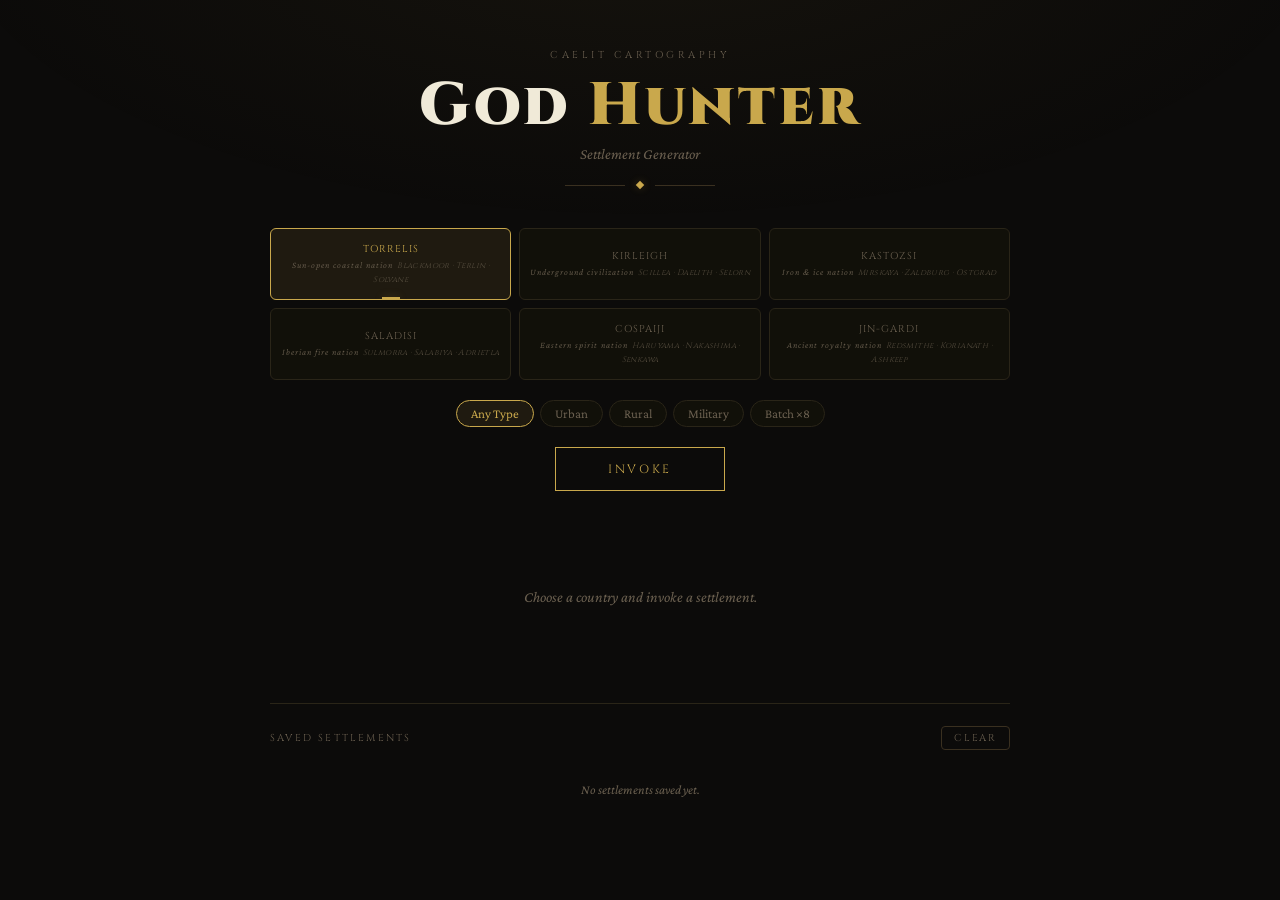
<file: towngen/index.html>
<!DOCTYPE html>
<html lang="en">
<head>
<meta charset="UTF-8"/>
<meta name="viewport" content="width=device-width, initial-scale=1.0"/>
<title>God Hunter — Settlement Generator</title>
<link rel="preconnect" href="https://fonts.googleapis.com"/>
<link href="https://fonts.googleapis.com/css2?family=Cinzel:wght@400;600;700;900&family=Crimson+Pro:ital,wght@0,300;0,400;0,600;1,300;1,400&display=swap" rel="stylesheet"/>
<style>
*,*::before,*::after{box-sizing:border-box;margin:0;padding:0}
:root{--bg:#0c0b0a;--surface:#111009;--surface2:#181510;--border:#2a2518;--border2:#3a3020;--gold:#c9a84c;--gold-dim:rgba(201,168,76,0.10);--gold-glow:rgba(201,168,76,0.28);--text:#f0ead8;--text2:#a89e8a;--text3:#6b6050;--red:#8b2020;--r:6px}
html,body{min-height:100%;background:var(--bg);color:var(--text);font-family:'Crimson Pro',Georgia,serif;-webkit-font-smoothing:antialiased}
.ambient{position:fixed;inset:0;pointer-events:none;z-index:0;background:radial-gradient(ellipse 80% 50% at 50% -10%,rgba(201,168,76,0.055) 0%,transparent 70%)}
.wrap{position:relative;z-index:1;min-height:100vh;display:flex;flex-direction:column;align-items:center;padding:48px 20px 80px}
.header{text-align:center;margin-bottom:40px}
.header-eyebrow{font-family:'Cinzel',serif;font-size:10px;letter-spacing:0.35em;color:var(--text3);text-transform:uppercase;margin-bottom:14px}
.header-title{font-family:'Cinzel',serif;font-size:clamp(32px,5.5vw,60px);font-weight:900;color:var(--text);letter-spacing:0.05em;line-height:1}
.header-title span{color:var(--gold)}
.header-sub{font-size:15px;color:var(--text3);margin-top:10px;font-style:italic}
.rule{display:flex;align-items:center;gap:12px;margin-top:20px;justify-content:center}
.rule hr{border:none;border-top:1px solid var(--border2);width:60px}
.gem{width:6px;height:6px;background:var(--gold);transform:rotate(45deg);box-shadow:0 0 8px var(--gold-glow)}
.countries{display:grid;grid-template-columns:repeat(3,1fr);gap:8px;width:100%;max-width:740px;margin-bottom:20px}
@media(max-width:560px){.countries{grid-template-columns:repeat(2,1fr)}}
.country-btn{background:var(--surface);border:1px solid var(--border);border-radius:var(--r);padding:13px 8px;cursor:pointer;transition:all 0.2s;text-align:center;font-family:'Cinzel',serif;font-size:10px;letter-spacing:0.1em;color:var(--text3);text-transform:uppercase;position:relative;overflow:hidden}
.country-btn:hover{border-color:var(--border2);color:var(--text2);background:var(--surface2)}
.country-btn.active{border-color:var(--gold);color:var(--gold);background:var(--gold-dim)}
.country-btn.active::after{content:'';position:absolute;bottom:0;left:50%;transform:translateX(-50%);width:18px;height:2px;background:var(--gold);box-shadow:0 0 8px var(--gold-glow)}
.country-name{display:block;margin-bottom:2px}
.country-desc{font-family:'Crimson Pro',serif;font-size:9px;color:var(--text3);font-style:italic;text-transform:none;font-weight:300}
.country-preview{font-size:8px;color:var(--text3);margin-top:4px;font-family:'Cinzel',serif;letter-spacing:0.05em;opacity:0.7;font-style:italic;text-transform:none}
.options{display:flex;gap:6px;flex-wrap:wrap;justify-content:center;margin-bottom:20px;max-width:740px;width:100%}
.pill{background:var(--surface);border:1px solid var(--border);border-radius:20px;padding:5px 14px;font-family:'Crimson Pro',serif;font-size:13px;color:var(--text3);cursor:pointer;transition:all 0.15s}
.pill:hover{border-color:var(--border2);color:var(--text2)}
.pill.active{border-color:var(--gold);color:var(--gold);background:var(--gold-dim)}
.invoke-btn{font-family:'Cinzel',serif;font-size:12px;letter-spacing:0.22em;text-transform:uppercase;background:transparent;border:1px solid var(--gold);color:var(--gold);padding:13px 52px;cursor:pointer;transition:all 0.25s;margin-bottom:36px}
.invoke-btn:hover{background:var(--gold-dim);box-shadow:0 0 24px var(--gold-glow);letter-spacing:0.27em}
.invoke-btn:active{transform:scale(0.97)}
.result-area{width:100%;max-width:740px;min-height:140px;display:flex;flex-direction:column;align-items:center;justify-content:center;margin-bottom:36px;text-align:center}
.result-name{font-family:'Cinzel',serif;font-size:clamp(24px,4.5vw,48px);font-weight:700;color:var(--text);letter-spacing:0.06em;animation:nameReveal 0.45s cubic-bezier(0.22,1,0.36,1) both;text-shadow:0 0 40px rgba(201,168,76,0.18);line-height:1.2;margin-bottom:8px}
.result-type{font-family:'Cinzel',serif;font-size:11px;letter-spacing:0.18em;text-transform:uppercase;color:var(--gold);margin-bottom:8px}
.result-country{font-size:11px;color:var(--text3);letter-spacing:0.18em;text-transform:uppercase;font-family:'Cinzel',serif;margin-bottom:8px}
.result-desc{font-size:14px;color:var(--text2);font-style:italic;max-width:500px;line-height:1.6;margin-bottom:12px}
.result-empty{font-size:15px;color:var(--text3);font-style:italic}
.result-actions{display:flex;gap:8px;justify-content:center;flex-wrap:wrap}
@keyframes nameReveal{from{opacity:0;transform:translateY(10px) scale(0.97);filter:blur(3px)}to{opacity:1;transform:none;filter:none}}
.btn{font-family:'Cinzel',serif;font-size:10px;letter-spacing:0.18em;text-transform:uppercase;background:transparent;border:1px solid var(--border2);color:var(--text3);padding:7px 18px;cursor:pointer;transition:all 0.15s;border-radius:4px}
.btn:hover{border-color:var(--gold);color:var(--gold);background:var(--gold-dim)}
.btn.primary{border-color:var(--gold);color:var(--gold)}
.list-section{width:100%;max-width:740px}
.list-head{display:flex;align-items:center;justify-content:space-between;border-top:1px solid var(--border);padding-top:22px;margin-bottom:14px}
.list-title{font-family:'Cinzel',serif;font-size:10px;letter-spacing:0.22em;text-transform:uppercase;color:var(--text3)}
.list-items{display:flex;flex-direction:column;gap:4px}
.list-item{display:flex;align-items:flex-start;justify-content:space-between;gap:10px;padding:10px 14px;background:var(--surface);border:1px solid var(--border);border-radius:var(--r);transition:all 0.15s}
.list-item:hover{border-color:var(--border2);background:var(--surface2)}
.list-item-name{font-family:'Cinzel',serif;font-size:13px;color:var(--text2);letter-spacing:0.04em;margin-bottom:2px}
.list-item-type{font-size:10px;color:var(--gold);font-family:'Cinzel',serif;letter-spacing:0.08em;text-transform:uppercase;margin-bottom:2px}
.list-item-desc{font-size:11px;color:var(--text3);font-style:italic;line-height:1.4}
.list-item-actions{display:flex;gap:4px;flex-shrink:0;margin-top:2px}
.h-btn{color:var(--text3);cursor:pointer;font-size:11px;background:none;border:1px solid var(--border);border-radius:4px;padding:2px 7px;font-family:'Crimson Pro',serif;transition:all 0.15s;white-space:nowrap}
.h-btn:hover{border-color:var(--gold);color:var(--gold)}
.h-btn.del:hover{border-color:#c96a6a;color:#c96a6a}
.list-empty{font-size:13px;color:var(--text3);font-style:italic;text-align:center;padding:18px}
.toast{position:fixed;bottom:24px;left:50%;transform:translateX(-50%) translateY(60px);background:var(--surface2);border:1px solid var(--gold);color:var(--gold);font-family:'Cinzel',serif;font-size:10px;letter-spacing:0.18em;padding:10px 22px;border-radius:var(--r);transition:transform 0.3s cubic-bezier(0.34,1.56,0.64,1),opacity 0.3s;opacity:0;z-index:1000;white-space:nowrap}
.toast.show{transform:translateX(-50%) translateY(0);opacity:1}
::-webkit-scrollbar{width:4px}::-webkit-scrollbar-track{background:transparent}::-webkit-scrollbar-thumb{background:var(--border2);border-radius:2px}
</style>
</head>
<body>
<div class="ambient"></div>
<div class="wrap">

  <div class="header">
    <div class="header-eyebrow">Caelit Cartography</div>
    <h1 class="header-title">God <span>Hunter</span></h1>
    <p class="header-sub">Settlement Generator</p>
    <div class="rule"><hr/><div class="gem"></div><hr/></div>
  </div>

  <div class="countries" id="countries"></div>

  <div class="options" id="options">
    <button class="pill active" data-opt="any">Any Type</button>
    <button class="pill" data-opt="urban">Urban</button>
    <button class="pill" data-opt="rural">Rural</button>
    <button class="pill" data-opt="military">Military</button>
    <button class="pill" data-opt="batch">Batch ×8</button>
  </div>

  <!-- Jin-gardi tier selector -->
  <div id="jgTier" style="display:none;gap:6px;flex-wrap:wrap;justify-content:center;margin-bottom:16px;max-width:740px;width:100%">
    <span style="font-family:'Cinzel',serif;font-size:10px;letter-spacing:0.18em;text-transform:uppercase;color:var(--text3);align-self:center">Jin-gardi tier:</span>
    <button class="pill active" data-tier="any">Any</button>
    <button class="pill" data-tier="noble">Noble</button>
    <button class="pill" data-tier="common">Common</button>
  </div>

  <button class="invoke-btn" id="genBtn">INVOKE</button>

  <div class="result-area" id="resultArea">
    <div class="result-empty">Choose a country and invoke a settlement.</div>
  </div>

  <div class="list-section">
    <div class="list-head">
      <span class="list-title">Saved Settlements</span>
      <button class="btn" id="clearBtn" style="font-size:10px;padding:4px 12px">Clear</button>
    </div>
    <div class="list-items" id="historyList"></div>
  </div>

</div>
<div class="toast" id="toast"></div>
<script src="towndata.js"></script>
<script>

// ── TYPE FILTERS ──────────────────────────────────────────────────────────

const TYPE_FILTERS = {
  any:      null,
  urban:    ['Capital City','Port Town','Market Town','Trade Hub'],
  rural:    ['Fishing Village','Rural Village','Mining Settlement'],
  military: ['Military Fort','Border Outpost'],
};

// ── GENERATION ────────────────────────────────────────────────────────────

const pick = arr => arr[Math.floor(Math.random() * arr.length)];
const maybe = p => Math.random() < p;
const cap = s => s.charAt(0).toUpperCase() + s.slice(1).toLowerCase();

function pickType(filter) {
  let pool = SETTLEMENT_TYPES;
  if (filter && TYPE_FILTERS[filter]) {
    pool = SETTLEMENT_TYPES.filter(t => TYPE_FILTERS[filter].includes(t.type));
  }
  if (!pool.length) pool = SETTLEMENT_TYPES;
  return wpickSettlement(pool).type;
}

function buildName(countryKey, jgTier) {
  const c = COUNTRIES[countryKey];

  if (countryKey === 'JinGardi') {
    // Decide tier
    let tier = jgTier;
    if (tier === 'any') tier = maybe(0.4) ? 'noble' : 'common';

    if (tier === 'noble') {
      const pre = pick(c.noblePrefixes);
      const mid = maybe(0.5) ? pick(c.nobleMiddles) : '';
      const suf = pick(c.nobleSuffixes);
      return cap(pre + mid + suf);
    } else {
      const pre = pick(c.commonPrefixes);
      const suf = pick(c.commonSuffixes);
      return pre + suf;
    }
  }

  // All other countries
  const pre = pick(c.prefixes);
  const mid = maybe(0.45) ? pick(c.middles) : '';
  const suf = pick(c.suffixes);
  return cap(pre + mid + suf);
}

function buildDescriptor(type) {
  const traits = DESCRIPTOR_TRAITS[type];
  if (!traits) return '';
  // Pick 2 traits and combine
  const shuffled = [...traits].sort(() => Math.random() - 0.5);
  return shuffled.slice(0, 2).join(', ');
}

function generate(countryKey, filter, jgTier) {
  const name = buildName(countryKey, jgTier);
  const type = pickType(filter);
  const desc = buildDescriptor(type);
  const countryLabel = COUNTRIES[countryKey].label;
  return { name, type, desc, country: countryLabel, countryKey };
}

// ── STATE ─────────────────────────────────────────────────────────────────

let activeCountry = 'Torrelis';
let activeFilter = 'any';
let activeJgTier = 'any';
let history = JSON.parse(localStorage.getItem('gh_towngen') || '[]');
let batchMode = false;

function saveHistory() { localStorage.setItem('gh_towngen', JSON.stringify(history)); }

function addToHistory(item) {
  if (history.find(h => h.name === item.name)) return;
  history.push({ ...item, ts: Date.now() });
  if (history.length > 60) history.shift();
  saveHistory(); renderHistory();
}

function showToast(msg) {
  const t = document.getElementById('toast'); t.textContent = msg; t.classList.add('show');
  clearTimeout(t._t); t._t = setTimeout(() => t.classList.remove('show'), 2400);
}

// ── RENDER ────────────────────────────────────────────────────────────────

function showResult(item) {
  document.getElementById('resultArea').innerHTML = `
    <div class="result-name">${item.name}</div>
    <div class="result-type">${item.type}</div>
    <div class="result-country">${item.country}</div>
    <div class="result-desc">${item.desc}</div>
    <div class="result-actions">
      <button class="btn primary" id="rCopy">Copy Name</button>
      <button class="btn" id="rSave">Save</button>
    </div>`;
  document.getElementById('rCopy').addEventListener('click', () => {
    navigator.clipboard.writeText(item.name); showToast('Copied — ' + item.name);
  });
  document.getElementById('rSave').addEventListener('click', () => {
    addToHistory(item); showToast('Saved — ' + item.name);
  });
}

function showBatch(items) {
  document.getElementById('resultArea').innerHTML = `
    <div style="width:100%;display:flex;flex-direction:column;gap:4px">
      ${items.map((item, i) => `
        <div class="list-item" style="animation:nameReveal 0.3s ${i*0.04}s both">
          <div style="flex:1">
            <div class="list-item-name">${item.name}</div>
            <div class="list-item-type">${item.type}</div>
            <div class="list-item-desc">${item.desc}</div>
          </div>
          <div class="list-item-actions">
            <button class="h-btn" data-copy="${item.name}">Copy</button>
            <button class="h-btn" data-saveidx="${i}">Save</button>
          </div>
        </div>`).join('')}
    </div>`;
  document.querySelectorAll('[data-copy]').forEach(b => b.addEventListener('click', () => {
    navigator.clipboard.writeText(b.dataset.copy); showToast('Copied — ' + b.dataset.copy);
  }));
  document.querySelectorAll('[data-saveidx]').forEach(b => b.addEventListener('click', () => {
    addToHistory(items[parseInt(b.dataset.saveidx)]);
    showToast('Saved — ' + items[parseInt(b.dataset.saveidx)].name);
  }));
}

function renderHistory() {
  const el = document.getElementById('historyList');
  if (!history.length) { el.innerHTML = '<div class="list-empty">No settlements saved yet.</div>'; return; }
  el.innerHTML = history.slice().reverse().map((item, i) => {
    const ri = history.length - 1 - i;
    return `<div class="list-item">
      <div style="flex:1">
        <div class="list-item-name">${item.name}</div>
        <div class="list-item-type">${item.type} · ${item.country}</div>
        <div class="list-item-desc">${item.desc}</div>
      </div>
      <div class="list-item-actions">
        <button class="h-btn" data-copy="${item.name}">Copy</button>
        <button class="h-btn del" data-del="${ri}">✕</button>
      </div>
    </div>`;
  }).join('');
  el.querySelectorAll('[data-copy]').forEach(b => b.addEventListener('click', () => {
    navigator.clipboard.writeText(b.dataset.copy); showToast('Copied — ' + b.dataset.copy);
  }));
  el.querySelectorAll('[data-del]').forEach(b => b.addEventListener('click', () => {
    history.splice(parseInt(b.dataset.del), 1); saveHistory(); renderHistory();
  }));
}

function renderCountries() {
  const el = document.getElementById('countries');
  el.innerHTML = Object.entries(COUNTRIES).map(([key, d]) => `
    <button class="country-btn${key === activeCountry ? ' active' : ''}" data-key="${key}">
      <span class="country-name">${d.label}</span>
      <span class="country-desc">${d.desc}</span>
      <span class="country-preview">${d.preview.join(' · ')}</span>
    </button>`).join('');
  el.querySelectorAll('.country-btn').forEach(b => b.addEventListener('click', () => {
    activeCountry = b.dataset.key;
    renderCountries();
    document.getElementById('jgTier').style.display = activeCountry === 'JinGardi' ? 'flex' : 'none';
  }));
}

// ── OPTIONS ───────────────────────────────────────────────────────────────

document.getElementById('options').querySelectorAll('.pill').forEach(btn => {
  const key = btn.dataset.opt;
  btn.addEventListener('click', () => {
    if (key === 'batch') {
      batchMode = !batchMode; btn.classList.toggle('active', batchMode);
    } else {
      activeFilter = key;
      document.querySelectorAll('[data-opt]').forEach(b => {
        if (b.dataset.opt !== 'batch') b.classList.toggle('active', b.dataset.opt === key);
      });
    }
  });
});

document.getElementById('jgTier').querySelectorAll('[data-tier]').forEach(btn => {
  btn.addEventListener('click', () => {
    activeJgTier = btn.dataset.tier;
    document.querySelectorAll('[data-tier]').forEach(b => b.classList.toggle('active', b.dataset.tier === activeJgTier));
  });
});

// ── GENERATE ──────────────────────────────────────────────────────────────

document.getElementById('genBtn').addEventListener('click', () => {
  if (batchMode) {
    const items = Array.from({length: 8}, () => generate(activeCountry, activeFilter, activeJgTier));
    showBatch(items);
  } else {
    const item = generate(activeCountry, activeFilter, activeJgTier);
    showResult(item);
  }
});

document.addEventListener('keydown', e => {
  if ((e.key === 'Enter' || e.key === ' ') && e.target === document.body)
    document.getElementById('genBtn').click();
});

document.getElementById('clearBtn').addEventListener('click', () => {
  history = []; saveHistory(); renderHistory(); showToast('Cleared');
});

// ── INIT ──────────────────────────────────────────────────────────────────

renderCountries();
renderHistory();
</script>
</body>
</html>
</file>
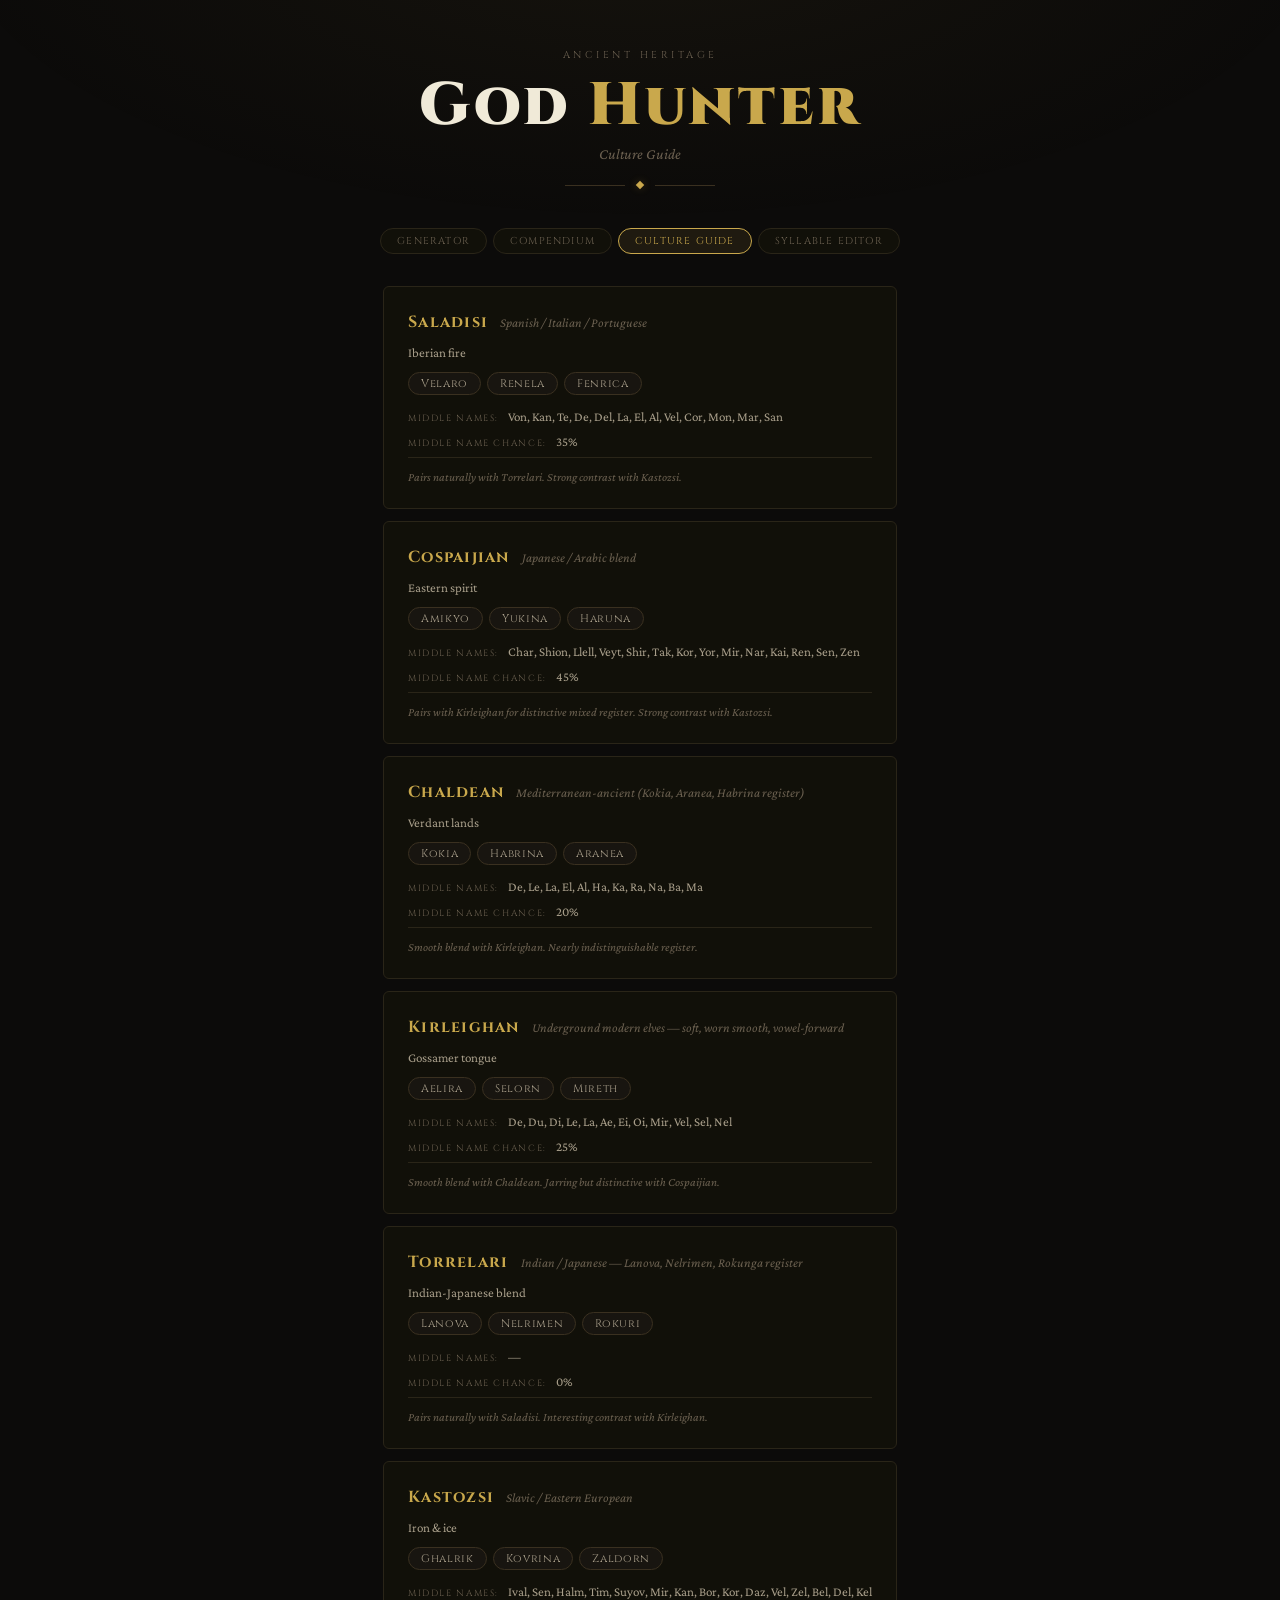
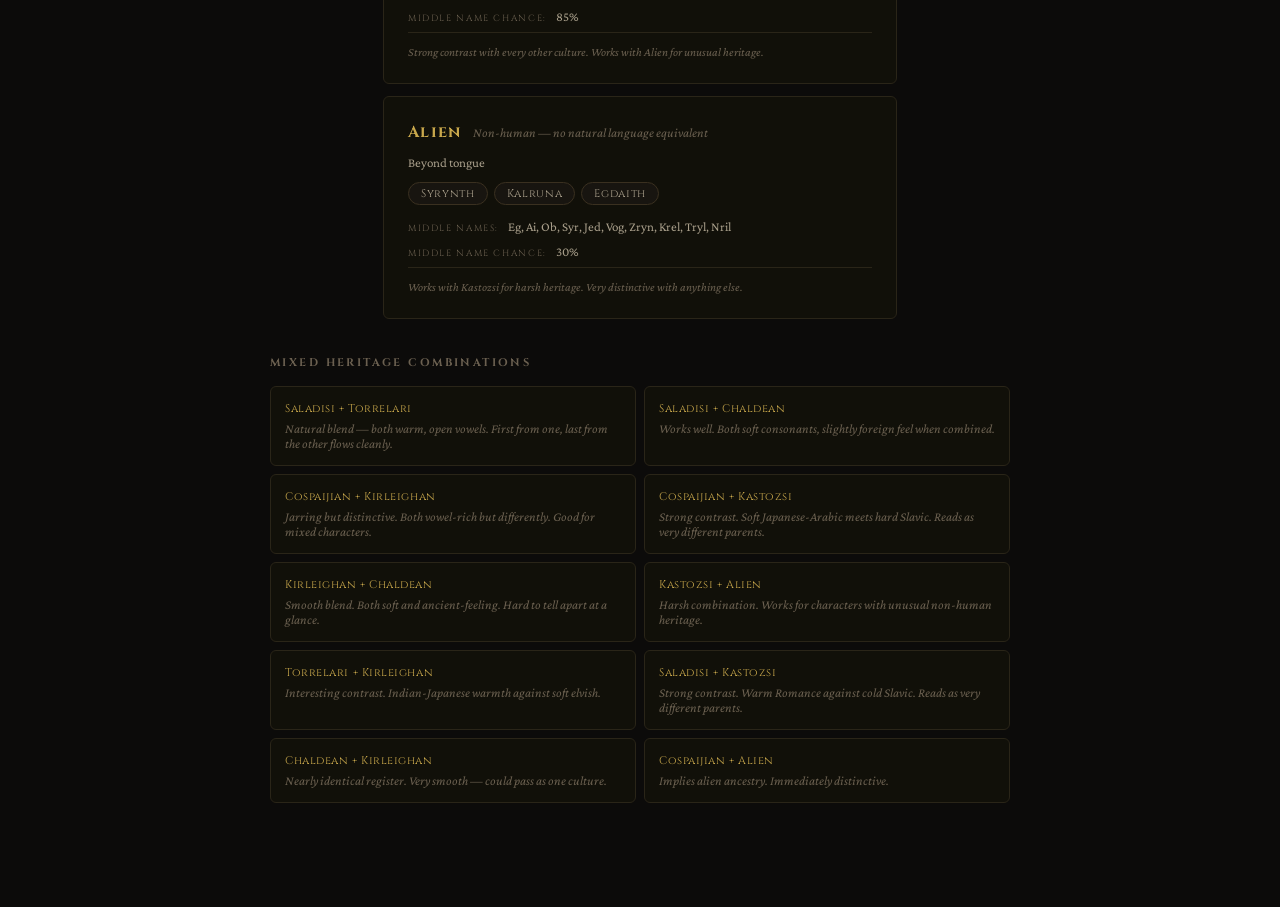
<file: namegen/culture-guide.html>
<!DOCTYPE html>
<html lang="en">
<head>
<meta charset="UTF-8"/>
<meta name="viewport" content="width=device-width, initial-scale=1.0"/>
<title>God Hunter — Culture Guide</title>
<link rel="stylesheet" href="styles.css"/>
<style>
.culture-card { width:100%; max-width:740px; background:var(--surface); border:1px solid var(--border); border-radius:var(--r); padding:24px; margin-bottom:12px; }
.culture-header { display:flex; align-items:baseline; gap:12px; margin-bottom:12px; }
.culture-label { font-family:'Cinzel',serif; font-size:16px; font-weight:700; color:var(--gold); letter-spacing:0.08em; }
.culture-real { font-size:13px; color:var(--text3); font-style:italic; }
.culture-desc { font-size:13px; color:var(--text2); margin-bottom:12px; }
.culture-examples { display:flex; gap:6px; flex-wrap:wrap; margin-bottom:12px; }
.example-pill { background:var(--surface2); border:1px solid var(--border2); border-radius:20px; padding:3px 12px; font-family:'Cinzel',serif; font-size:11px; color:var(--text2); letter-spacing:0.06em; }
.culture-mix { font-size:12px; color:var(--text3); font-style:italic; padding-top:12px; border-top:1px solid var(--border); }
.section-divider { width:100%; max-width:740px; margin:24px 0 16px; }
.section-divider h2 { font-family:'Cinzel',serif; font-size:11px; letter-spacing:0.22em; text-transform:uppercase; color:var(--text3); }
.mix-grid { display:grid; grid-template-columns:1fr 1fr; gap:8px; width:100%; max-width:740px; margin-bottom:24px; }
@media(max-width:560px){ .mix-grid { grid-template-columns:1fr; } }
.mix-card { background:var(--surface); border:1px solid var(--border); border-radius:var(--r); padding:14px; }
.mix-pair { font-family:'Cinzel',serif; font-size:11px; color:var(--gold); letter-spacing:0.05em; margin-bottom:5px; }
.mix-note { font-size:13px; color:var(--text3); font-style:italic; }
</style>
</head>
<body>
<div class="ambient"></div>
<div class="wrap">

  <div class="header">
    <div class="header-eyebrow">Ancient Heritage</div>
    <h1 class="header-title">God <span>Hunter</span></h1>
    <p class="header-sub">Culture Guide</p>
    <div class="rule"><hr/><div class="gem"></div><hr/></div>
  </div>

  <nav class="nav">
    <a class="nav-btn" href="index.html">Generator</a>
    <a class="nav-btn" href="compendium.html">Compendium</a>
    <a class="nav-btn active" href="culture-guide.html">Culture Guide</a>
    <a class="nav-btn" href="syllable-editor.html">Syllable Editor</a>
  </nav>

  <div id="cultureCards"></div>

  <div class="section-divider"><h2>Mixed Heritage Combinations</h2></div>
  <div class="mix-grid" id="mixGrid"></div>

</div>
<script src="cultures.js"></script>
<script>

const cards = document.getElementById('cultureCards');
const mixGrid = document.getElementById('mixGrid');

Object.entries(CULTURES).forEach(([key, d]) => {
  const card = document.createElement('div');
  card.className = 'culture-card';
  card.innerHTML = `
    <div class="culture-header">
      <span class="culture-label">${d.label}</span>
      <span class="culture-real">${d.realWorld}</span>
    </div>
    <div class="culture-desc">${d.desc}</div>
    <div class="culture-examples">
      ${d.preview.map(n => `<span class="example-pill">${n}</span>`).join('')}
    </div>
    <div style="margin-bottom:8px">
      <span style="font-family:'Cinzel',serif;font-size:9px;letter-spacing:0.18em;text-transform:uppercase;color:var(--text3)">Middle names:</span>
      <span style="font-size:13px;color:var(--text2);margin-left:6px">${d.midNames.length ? d.midNames.join(', ') : '—'}</span>
    </div>
    <div style="margin-bottom:8px">
      <span style="font-family:'Cinzel',serif;font-size:9px;letter-spacing:0.18em;text-transform:uppercase;color:var(--text3)">Middle name chance:</span>
      <span style="font-size:13px;color:var(--text2);margin-left:6px">${Math.round(d.midChance * 100)}%</span>
    </div>
    <div class="culture-mix">${d.mixNote}</div>`;
  cards.appendChild(card);
});

Object.entries(MIXED_GUIDE).forEach(([pair, note]) => {
  const card = document.createElement('div');
  card.className = 'mix-card';
  card.innerHTML = `<div class="mix-pair">${pair}</div><div class="mix-note">${note}</div>`;
  mixGrid.appendChild(card);
});

</script>
</body>
</html>
</file>
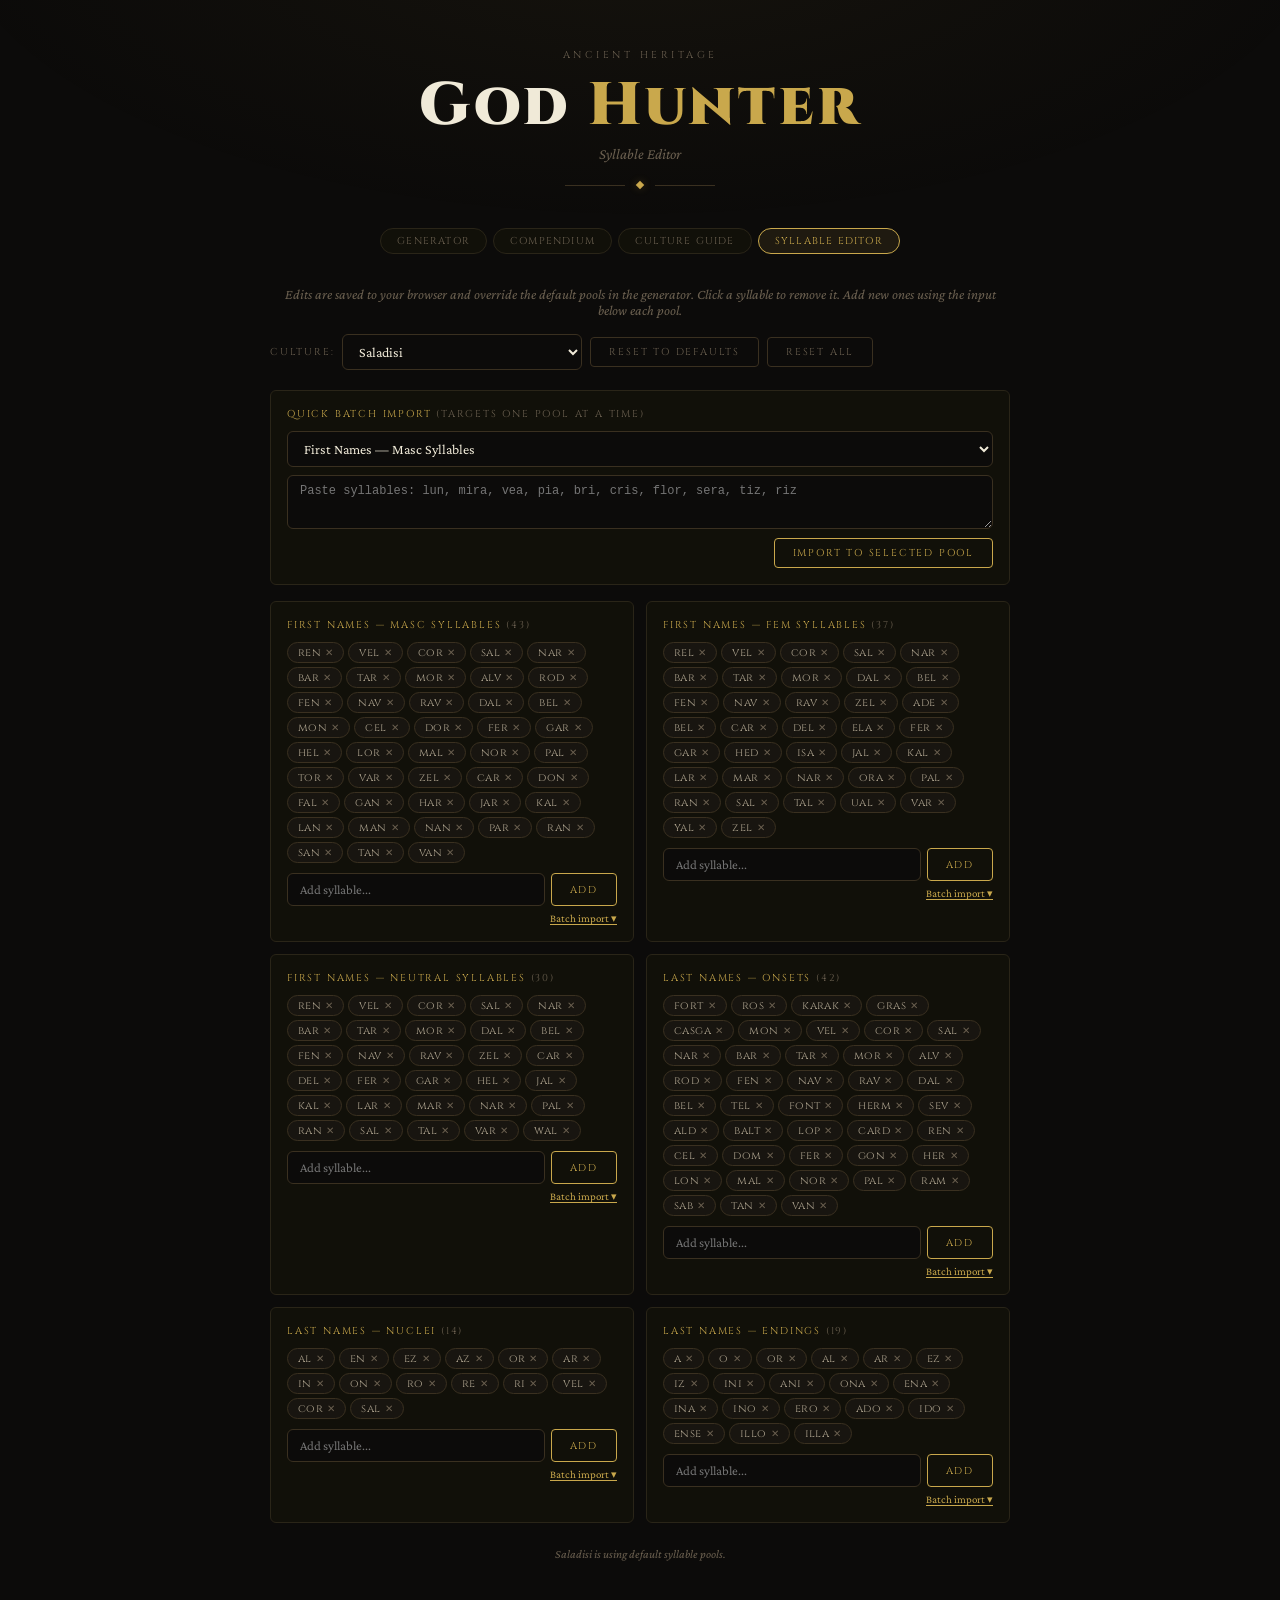
<file: namegen/syllable-editor.html>
<!DOCTYPE html>
<html lang="en">
<head>
<meta charset="UTF-8"/>
<meta name="viewport" content="width=device-width, initial-scale=1.0"/>
<title>God Hunter — Syllable Editor</title>
<link rel="stylesheet" href="styles.css"/>
<style>
.editor-grid { display:grid; grid-template-columns:1fr 1fr; gap:12px; width:100%; max-width:740px; margin-bottom:16px; }
@media(max-width:560px){ .editor-grid { grid-template-columns:1fr; } }
.pool-card { background:var(--surface); border:1px solid var(--border); border-radius:var(--r); padding:16px; }
.pool-title { font-family:'Cinzel',serif; font-size:10px; letter-spacing:0.18em; text-transform:uppercase; color:var(--gold); margin-bottom:10px; }
.tag-list { display:flex; flex-wrap:wrap; gap:4px; margin-bottom:10px; min-height:32px; }
.tag { background:var(--surface2); border:1px solid var(--border2); border-radius:20px; padding:2px 10px; font-family:'Cinzel',serif; font-size:11px; color:var(--text2); letter-spacing:0.04em; display:flex; align-items:center; gap:4px; }
.tag-del { cursor:pointer; color:var(--text3); font-size:10px; transition:color 0.15s; background:none; border:none; padding:0; line-height:1; }
.tag-del:hover { color:var(--red-light); }
.add-row { display:flex; gap:6px; }
.add-row input { flex:1; font-size:13px; }
.add-row button { flex-shrink:0; }
.status-bar { font-size:12px; color:var(--text3); font-style:italic; text-align:center; padding:8px; }
.batch-toggle { font-size:11px; color:var(--gold); cursor:pointer; text-align:right; margin-top:6px; text-decoration:underline; text-underline-offset:2px; }
.batch-panel { margin-top:8px; display:none; }
.batch-panel.open { display:block; }
.batch-panel textarea { width:100%; min-height:64px; font-size:12px; font-family:'Courier New',monospace; resize:vertical; margin-bottom:6px; }
.batch-hint { font-size:10px; color:var(--text3); margin-bottom:6px; }
.batch-row { display:flex; gap:6px; align-items:center; }
.batch-preview { font-size:11px; color:var(--text3); flex:1; }
</style>
</head>
<body>
<div class="ambient"></div>
<div class="wrap">

  <div class="header">
    <div class="header-eyebrow">Ancient Heritage</div>
    <h1 class="header-title">God <span>Hunter</span></h1>
    <p class="header-sub">Syllable Editor</p>
    <div class="rule"><hr/><div class="gem"></div><hr/></div>
  </div>

  <nav class="nav">
    <a class="nav-btn" href="index.html">Generator</a>
    <a class="nav-btn" href="compendium.html">Compendium</a>
    <a class="nav-btn" href="culture-guide.html">Culture Guide</a>
    <a class="nav-btn active" href="syllable-editor.html">Syllable Editor</a>
  </nav>

  <div style="width:100%;max-width:740px;margin-bottom:16px">
    <p style="font-size:14px;color:var(--text3);font-style:italic;text-align:center">
      Edits are saved to your browser and override the default pools in the generator.
      Click a syllable to remove it. Add new ones using the input below each pool.
    </p>
  </div>

  <!-- Culture selector -->
  <div style="display:flex;gap:8px;align-items:center;max-width:740px;width:100%;margin-bottom:20px;flex-wrap:wrap">
    <label style="margin:0;white-space:nowrap">Culture:</label>
    <select id="cultSelect" style="flex:1;max-width:240px"></select>
    <button class="btn danger" id="resetCult">Reset to Defaults</button>
    <button class="btn danger" id="resetAll">Reset All</button>
  </div>

  <div class="pool-card" style="width:100%;max-width:740px;margin-bottom:16px">
    <div class="pool-title">Quick Batch Import <span style="color:var(--text3);font-weight:400">(targets one pool at a time)</span></div>
    <div style="display:flex;gap:8px;align-items:center;margin-bottom:8px;flex-wrap:wrap">
      <select id="quickPoolSelect" style="flex:1;min-width:160px"></select>
    </div>
    <textarea id="quickBatchText" placeholder="Paste syllables: lun, mira, vea, pia, bri, cris, flor, sera, tiz, riz" style="width:100%;min-height:54px;font-size:12px;font-family:'Courier New',monospace;resize:vertical;margin-bottom:6px"></textarea>
    <div class="batch-row">
      <span class="batch-preview" id="quickBatchPreview"></span>
      <button class="btn primary" id="quickBatchAdd">Import to Selected Pool</button>
    </div>
  </div>

  <div class="editor-grid" id="editorGrid"></div>

  <div class="status-bar" id="statusBar"></div>

</div>
<div class="toast" id="toast"></div>
<script src="cultures.js"></script>
<script>

// Load overrides from localStorage, fall back to defaults
function loadOverrides() {
  return JSON.parse(localStorage.getItem('gh_ng_overrides') || '{}');
}
function saveOverrides(overrides) {
  localStorage.setItem('gh_ng_overrides', JSON.stringify(overrides));
}

function getPool(cKey, poolName) {
  const overrides = loadOverrides();
  if (overrides[cKey] && overrides[cKey][poolName]) return [...overrides[cKey][poolName]];
  return [...(CULTURES[cKey][poolName] || [])];
}

function setPool(cKey, poolName, arr) {
  const overrides = loadOverrides();
  if (!overrides[cKey]) overrides[cKey] = {};
  overrides[cKey][poolName] = arr;
  saveOverrides(overrides);
  updateStatus(cKey);
}

let activeCulture = 'Saladisi';

const POOLS = [
  { key:'sylsM',     label:'First Names — Masc Syllables' },
  { key:'sylsF',     label:'First Names — Fem Syllables' },
  { key:'sylsN',     label:'First Names — Neutral Syllables' },
  { key:'lnOnsets',  label:'Last Names — Onsets' },
  { key:'lnNuclei',  label:'Last Names — Nuclei' },
  { key:'lnEnd',     label:'Last Names — Endings' },
];

function showToast(msg) {
  const t = document.getElementById('toast'); t.textContent = msg; t.classList.add('show');
  clearTimeout(t._t); t._t = setTimeout(() => t.classList.remove('show'), 2400);
}

function renderPool(cKey, pool) {
  const arr = getPool(cKey, pool.key);
  const card = document.createElement('div');
  card.className = 'pool-card';
  card.innerHTML = `
    <div class="pool-title">${pool.label} <span style="color:var(--text3);font-weight:400">(${arr.length})</span></div>
    <div class="tag-list" id="tags-${pool.key}">
      ${arr.map((s,i) => `<span class="tag">${s}<button class="tag-del" data-pool="${pool.key}" data-idx="${i}">✕</button></span>`).join('')}
    </div>
    <div class="add-row">
      <input type="text" id="add-${pool.key}" placeholder="Add syllable..." maxlength="12"/>
      <button class="btn primary" data-addpool="${pool.key}">Add</button>
    </div>
    <div class="batch-toggle" data-toggle="${pool.key}">Batch import ▾</div>
    <div class="batch-panel" id="batch-${pool.key}">
      <div class="batch-hint">Paste syllables separated by commas, spaces, or new lines.</div>
      <textarea id="batchtext-${pool.key}" placeholder="lun, mira, vea, pia, bri&#10;cris flor sera"></textarea>
      <div class="batch-row">
        <span class="batch-preview" id="batchpreview-${pool.key}"></span>
        <button class="btn primary" data-batchadd="${pool.key}">Import All</button>
      </div>
    </div>`;

  card.querySelectorAll('.tag-del').forEach(b => b.addEventListener('click', () => {
    const arr2 = getPool(cKey, b.dataset.pool);
    arr2.splice(parseInt(b.dataset.idx), 1);
    setPool(cKey, b.dataset.pool, arr2);
    renderEditor();
    showToast('Removed from ' + b.dataset.pool);
  }));

  const addBtn = card.querySelector('[data-addpool]');
  const addInput = card.querySelector(`#add-${pool.key}`);
  const doAdd = () => {
    const val = addInput.value.trim().toLowerCase();
    if (!val) return;
    const arr2 = getPool(cKey, pool.key);
    if (arr2.includes(val)) { showToast('Already in pool'); return; }
    arr2.push(val);
    setPool(cKey, pool.key, arr2);
    addInput.value = '';
    renderEditor();
    showToast('Added: ' + val);
  };
  addBtn.addEventListener('click', doAdd);
  addInput.addEventListener('keydown', e => { if (e.key === 'Enter') doAdd(); });

  // ── Batch import ──
  const toggle = card.querySelector(`[data-toggle="${pool.key}"]`);
  const panel = card.querySelector(`#batch-${pool.key}`);
  toggle.addEventListener('click', () => {
    panel.classList.toggle('open');
    toggle.textContent = panel.classList.contains('open') ? 'Batch import ▴' : 'Batch import ▾';
  });

  const batchText = card.querySelector(`#batchtext-${pool.key}`);
  const batchPreview = card.querySelector(`#batchpreview-${pool.key}`);
  const parseBatch = () => {
    const raw = batchText.value;
    const parts = raw.split(/[,\n]+/).flatMap(s => s.trim().split(/\s+/)).map(s => s.trim().toLowerCase()).filter(Boolean);
    const existing = getPool(cKey, pool.key);
    const unique = [...new Set(parts)];
    const newOnes = unique.filter(s => !existing.includes(s));
    const dupes = unique.length - newOnes.length;
    if (!unique.length) { batchPreview.textContent = ''; return { newOnes:[], dupes:0 }; }
    batchPreview.textContent = `${newOnes.length} new${dupes ? `, ${dupes} already in pool` : ''}`;
    return { newOnes, dupes };
  };
  batchText.addEventListener('input', parseBatch);

  card.querySelector(`[data-batchadd="${pool.key}"]`).addEventListener('click', () => {
    const { newOnes } = parseBatch();
    if (!newOnes.length) { showToast('Nothing new to import'); return; }
    const arr2 = [...getPool(cKey, pool.key), ...newOnes];
    setPool(cKey, pool.key, arr2);
    renderEditor();
    showToast(`Imported ${newOnes.length} syllable${newOnes.length===1?'':'s'} into ${pool.label}`);
  });

  return card;
}

function renderEditor() {
  const grid = document.getElementById('editorGrid');
  grid.innerHTML = '';
  POOLS.forEach(pool => grid.appendChild(renderPool(activeCulture, pool)));
  updateStatus(activeCulture);
}

function updateStatus(cKey) {
  const overrides = loadOverrides();
  const hasOverride = overrides[cKey] && Object.keys(overrides[cKey]).length > 0;
  document.getElementById('statusBar').textContent = hasOverride
    ? `${CULTURES[cKey].label} has custom syllable pools active.`
    : `${CULTURES[cKey].label} is using default syllable pools.`;
}

function populateCultureSelect() {
  const sel = document.getElementById('cultSelect');
  Object.entries(CULTURES).forEach(([key, d]) => {
    const opt = document.createElement('option');
    opt.value = key; opt.textContent = d.label;
    sel.appendChild(opt);
  });
}

function populateQuickPoolSelect() {
  const sel = document.getElementById('quickPoolSelect');
  sel.innerHTML = '';
  POOLS.forEach(pool => {
    const opt = document.createElement('option');
    opt.value = pool.key; opt.textContent = pool.label;
    sel.appendChild(opt);
  });
}

function parseQuickBatch() {
  const raw = document.getElementById('quickBatchText').value;
  const poolKey = document.getElementById('quickPoolSelect').value;
  const parts = raw.split(/[,\n]+/).flatMap(s => s.trim().split(/\s+/)).map(s => s.trim().toLowerCase()).filter(Boolean);
  const existing = getPool(activeCulture, poolKey);
  const unique = [...new Set(parts)];
  const newOnes = unique.filter(s => !existing.includes(s));
  const dupes = unique.length - newOnes.length;
  const preview = document.getElementById('quickBatchPreview');
  if (!unique.length) { preview.textContent = ''; return { newOnes:[] }; }
  preview.textContent = `${newOnes.length} new${dupes ? `, ${dupes} already in pool` : ''} → will add to ${CULTURES[activeCulture].label}`;
  return { newOnes, poolKey };
}

document.getElementById('quickPoolSelect').addEventListener('change', parseQuickBatch);
document.getElementById('quickBatchText').addEventListener('input', parseQuickBatch);
document.getElementById('quickBatchAdd').addEventListener('click', () => {
  const { newOnes, poolKey } = parseQuickBatch();
  if (!newOnes || !newOnes.length) { showToast('Nothing new to import'); return; }
  const arr = [...getPool(activeCulture, poolKey), ...newOnes];
  setPool(activeCulture, poolKey, arr);
  document.getElementById('quickBatchText').value = '';
  document.getElementById('quickBatchPreview').textContent = '';
  renderEditor();
  showToast(`Imported ${newOnes.length} syllable${newOnes.length===1?'':'s'} into ${CULTURES[activeCulture].label}`);
});

document.getElementById('cultSelect').addEventListener('change', e => {
  activeCulture = e.target.value;
  renderEditor();
  parseQuickBatch();
});

document.getElementById('resetCult').addEventListener('click', () => {
  if (!confirm(`Reset ${CULTURES[activeCulture].label} to defaults?`)) return;
  const overrides = loadOverrides();
  delete overrides[activeCulture];
  saveOverrides(overrides);
  renderEditor();
  showToast(`${CULTURES[activeCulture].label} reset to defaults`);
});

document.getElementById('resetAll').addEventListener('click', () => {
  if (!confirm('Reset ALL cultures to defaults? This cannot be undone.')) return;
  localStorage.removeItem('gh_ng_overrides');
  renderEditor();
  showToast('All cultures reset to defaults');
});

populateCultureSelect();
populateQuickPoolSelect();
renderEditor();
</script>
</body>
</html>
</file>
<file: namegen/styles.css>
/* ── GOD HUNTER NAME GENERATOR — SHARED STYLES ─────────────────────────── */

@import url('https://fonts.googleapis.com/css2?family=Cinzel:wght@400;600;700;900&family=Crimson+Pro:ital,wght@0,300;0,400;0,600;1,300;1,400&display=swap');

*, *::before, *::after { box-sizing: border-box; margin: 0; padding: 0; }

:root {
  --bg:        #0c0b0a;
  --surface:   #111009;
  --surface2:  #181510;
  --border:    #2a2518;
  --border2:   #3a3020;
  --gold:      #c9a84c;
  --gold2:     #e8c96a;
  --gold-dim:  rgba(201,168,76,0.10);
  --gold-glow: rgba(201,168,76,0.28);
  --text:      #f0ead8;
  --text2:     #a89e8a;
  --text3:     #6b6050;
  --red:       #8b2020;
  --red-light: #c96a6a;
  --r:         6px;
}

html, body {
  min-height: 100%;
  background: var(--bg);
  color: var(--text);
  font-family: 'Crimson Pro', Georgia, serif;
  -webkit-font-smoothing: antialiased;
}

/* ── AMBIENT GLOW ─────────────────────────────────────────────────────────── */
.ambient {
  position: fixed; inset: 0; pointer-events: none; z-index: 0;
  background: radial-gradient(ellipse 80% 50% at 50% -10%, rgba(201,168,76,0.055) 0%, transparent 70%);
}

/* ── LAYOUT ──────────────────────────────────────────────────────────────── */
.wrap {
  position: relative; z-index: 1;
  min-height: 100vh;
  display: flex; flex-direction: column; align-items: center;
  padding: 48px 20px 80px;
}

/* ── HEADER ──────────────────────────────────────────────────────────────── */
.header { text-align: center; margin-bottom: 40px; }
.header-eyebrow {
  font-family: 'Cinzel', serif;
  font-size: 10px; letter-spacing: 0.35em;
  color: var(--text3); text-transform: uppercase; margin-bottom: 14px;
}
.header-title {
  font-family: 'Cinzel', serif;
  font-size: clamp(32px, 5.5vw, 60px);
  font-weight: 900; color: var(--text);
  letter-spacing: 0.05em; line-height: 1;
}
.header-title span { color: var(--gold); }
.header-sub { font-size: 15px; color: var(--text3); margin-top: 10px; font-style: italic; }

/* ── RULE & GEM ──────────────────────────────────────────────────────────── */
.rule { display: flex; align-items: center; gap: 12px; margin-top: 20px; justify-content: center; }
.rule hr { border: none; border-top: 1px solid var(--border2); width: 60px; }
.gem { width: 6px; height: 6px; background: var(--gold); transform: rotate(45deg); box-shadow: 0 0 8px var(--gold-glow); }

/* ── NAV ─────────────────────────────────────────────────────────────────── */
.nav {
  display: flex; gap: 6px; flex-wrap: wrap; justify-content: center;
  margin-bottom: 32px; max-width: 740px; width: 100%;
}
.nav-btn {
  background: var(--surface); border: 1px solid var(--border);
  border-radius: 20px; padding: 5px 16px;
  font-family: 'Cinzel', serif; font-size: 10px;
  letter-spacing: 0.12em; text-transform: uppercase;
  color: var(--text3); cursor: pointer; text-decoration: none;
  transition: all 0.15s; display: inline-block;
}
.nav-btn:hover { border-color: var(--border2); color: var(--text2); }
.nav-btn.active { border-color: var(--gold); color: var(--gold); background: var(--gold-dim); }

/* ── PANEL / CARD ────────────────────────────────────────────────────────── */
.panel {
  width: 100%; max-width: 740px;
  background: var(--surface); border: 1px solid var(--border);
  border-radius: var(--r); padding: 24px;
  margin-bottom: 16px;
}
.panel-title {
  font-family: 'Cinzel', serif; font-size: 10px;
  letter-spacing: 0.22em; text-transform: uppercase;
  color: var(--gold); margin-bottom: 14px;
}

/* ── BUTTONS ─────────────────────────────────────────────────────────────── */
.btn {
  font-family: 'Cinzel', serif; font-size: 10px;
  letter-spacing: 0.18em; text-transform: uppercase;
  background: transparent; border: 1px solid var(--border2);
  color: var(--text3); padding: 7px 18px;
  cursor: pointer; transition: all 0.15s; border-radius: 4px;
}
.btn:hover { border-color: var(--gold); color: var(--gold); background: var(--gold-dim); }
.btn.primary { border-color: var(--gold); color: var(--gold); }
.btn.primary:hover { background: var(--gold-dim); box-shadow: 0 0 20px var(--gold-glow); }
.btn.danger:hover { border-color: var(--red-light); color: var(--red-light); }

.pill {
  background: var(--surface); border: 1px solid var(--border);
  border-radius: 20px; padding: 5px 14px;
  font-family: 'Crimson Pro', serif; font-size: 13px;
  color: var(--text3); cursor: pointer; transition: all 0.15s;
}
.pill:hover { border-color: var(--border2); color: var(--text2); }
.pill.active { border-color: var(--gold); color: var(--gold); background: var(--gold-dim); }
.pill.lock-on { border-color: var(--red-light); color: var(--red-light); background: rgba(201,106,106,0.1); }

/* ── INVOCATION BUTTON ───────────────────────────────────────────────────── */
.invoke-btn {
  font-family: 'Cinzel', serif; font-size: 12px;
  letter-spacing: 0.22em; text-transform: uppercase;
  background: transparent; border: 1px solid var(--gold);
  color: var(--gold); padding: 13px 52px;
  cursor: pointer; transition: all 0.25s; margin-bottom: 36px;
}
.invoke-btn:hover {
  background: var(--gold-dim);
  box-shadow: 0 0 24px var(--gold-glow);
  letter-spacing: 0.27em;
}
.invoke-btn:active { transform: scale(0.97); }

/* ── INPUTS ──────────────────────────────────────────────────────────────── */
input[type="text"], textarea, select {
  background: var(--bg); border: 1px solid var(--border2);
  border-radius: var(--r); color: var(--text);
  font-family: 'Crimson Pro', serif; font-size: 14px;
  padding: 8px 12px; outline: none; width: 100%;
  transition: border-color 0.15s;
}
input[type="text"]:focus, textarea:focus, select:focus {
  border-color: var(--gold);
}
label {
  font-family: 'Cinzel', serif; font-size: 10px;
  letter-spacing: 0.18em; text-transform: uppercase;
  color: var(--text3); display: block; margin-bottom: 6px;
}

/* ── CULTURE GRID ────────────────────────────────────────────────────────── */
.cultures {
  display: grid; grid-template-columns: repeat(4,1fr);
  gap: 8px; width: 100%; max-width: 740px; margin-bottom: 8px;
}
@media(max-width:560px) { .cultures { grid-template-columns: repeat(2,1fr); } }

.cult-btn {
  background: var(--surface); border: 1px solid var(--border);
  border-radius: var(--r); padding: 13px 8px;
  cursor: pointer; transition: all 0.2s; text-align: center;
  font-family: 'Cinzel', serif; font-size: 10px;
  letter-spacing: 0.1em; color: var(--text3);
  text-transform: uppercase; position: relative; overflow: hidden;
}
.cult-btn:hover { border-color: var(--border2); color: var(--text2); background: var(--surface2); }
.cult-btn.active { border-color: var(--gold); color: var(--gold); background: var(--gold-dim); }
.cult-btn.active::after {
  content: ''; position: absolute; bottom: 0; left: 50%;
  transform: translateX(-50%); width: 18px; height: 2px;
  background: var(--gold); box-shadow: 0 0 8px var(--gold-glow);
}
.cult-name { display: block; margin-bottom: 2px; }
.cult-desc { font-family: 'Crimson Pro', serif; font-size: 9px; color: var(--text3); font-style: italic; text-transform: none; font-weight: 300; }
.cult-preview { font-size: 8px; color: var(--text3); margin-top: 4px; font-family: 'Cinzel', serif; letter-spacing: 0.05em; opacity: 0.7; font-style: italic; text-transform: none; }

/* ── RESULT DISPLAY ──────────────────────────────────────────────────────── */
.result-area {
  width: 100%; max-width: 740px; min-height: 110px;
  display: flex; flex-direction: column; align-items: center;
  justify-content: center; margin-bottom: 36px; text-align: center;
}
.result-name {
  font-family: 'Cinzel', serif;
  font-size: clamp(24px,4.5vw,50px); font-weight: 700;
  color: var(--text); letter-spacing: 0.06em;
  animation: nameReveal 0.45s cubic-bezier(0.22,1,0.36,1) both;
  text-shadow: 0 0 40px rgba(201,168,76,0.18);
  cursor: text; user-select: text; line-height: 1.2;
}
.result-meta { font-size: 11px; color: var(--text3); letter-spacing: 0.18em; text-transform: uppercase; font-family: 'Cinzel', serif; margin-top: 8px; }
.result-phonetic { font-size: 13px; color: var(--text3); margin-top: 4px; font-style: italic; letter-spacing: 0.04em; }
.result-hint { font-size: 12px; color: var(--text3); margin-top: 5px; font-style: italic; }
.result-empty { font-size: 15px; color: var(--text3); font-style: italic; }

@keyframes nameReveal {
  from { opacity:0; transform:translateY(10px) scale(0.97); filter:blur(3px); }
  to   { opacity:1; transform:none; filter:none; }
}

/* ── HISTORY / LIST ──────────────────────────────────────────────────────── */
.list-section { width: 100%; max-width: 740px; }
.list-head {
  display: flex; align-items: center; justify-content: space-between;
  border-top: 1px solid var(--border); padding-top: 22px; margin-bottom: 14px;
}
.list-title { font-family: 'Cinzel', serif; font-size: 10px; letter-spacing: 0.22em; text-transform: uppercase; color: var(--text3); }
.list-items { display: flex; flex-direction: column; gap: 3px; }
.list-item {
  display: flex; align-items: center; justify-content: space-between;
  gap: 10px; padding: 9px 13px;
  background: var(--surface); border: 1px solid var(--border);
  border-radius: var(--r); transition: all 0.15s;
}
.list-item:hover { border-color: var(--border2); background: var(--surface2); }
.list-item-name { font-family: 'Cinzel', serif; font-size: 13px; color: var(--text2); letter-spacing: 0.04em; }
.list-item-meta { font-size: 10px; color: var(--text3); font-family: 'Crimson Pro', serif; font-style: italic; margin-top: 1px; }
.list-item-actions { display: flex; gap: 4px; flex-shrink: 0; }
.list-empty { font-size: 13px; color: var(--text3); font-style: italic; text-align: center; padding: 18px; }

/* ── TOAST ───────────────────────────────────────────────────────────────── */
.toast {
  position: fixed; bottom: 24px; left: 50%;
  transform: translateX(-50%) translateY(60px);
  background: var(--surface2); border: 1px solid var(--gold);
  color: var(--gold); font-family: 'Cinzel', serif;
  font-size: 10px; letter-spacing: 0.18em;
  padding: 10px 22px; border-radius: var(--r);
  transition: transform 0.3s cubic-bezier(0.34,1.56,0.64,1), opacity 0.3s;
  opacity: 0; z-index: 1000; white-space: nowrap;
}
.toast.show { transform: translateX(-50%) translateY(0); opacity: 1; }

/* ── SCROLLBAR ───────────────────────────────────────────────────────────── */
::-webkit-scrollbar { width: 4px; }
::-webkit-scrollbar-track { background: transparent; }
::-webkit-scrollbar-thumb { background: var(--border2); border-radius: 2px; }
</file>
